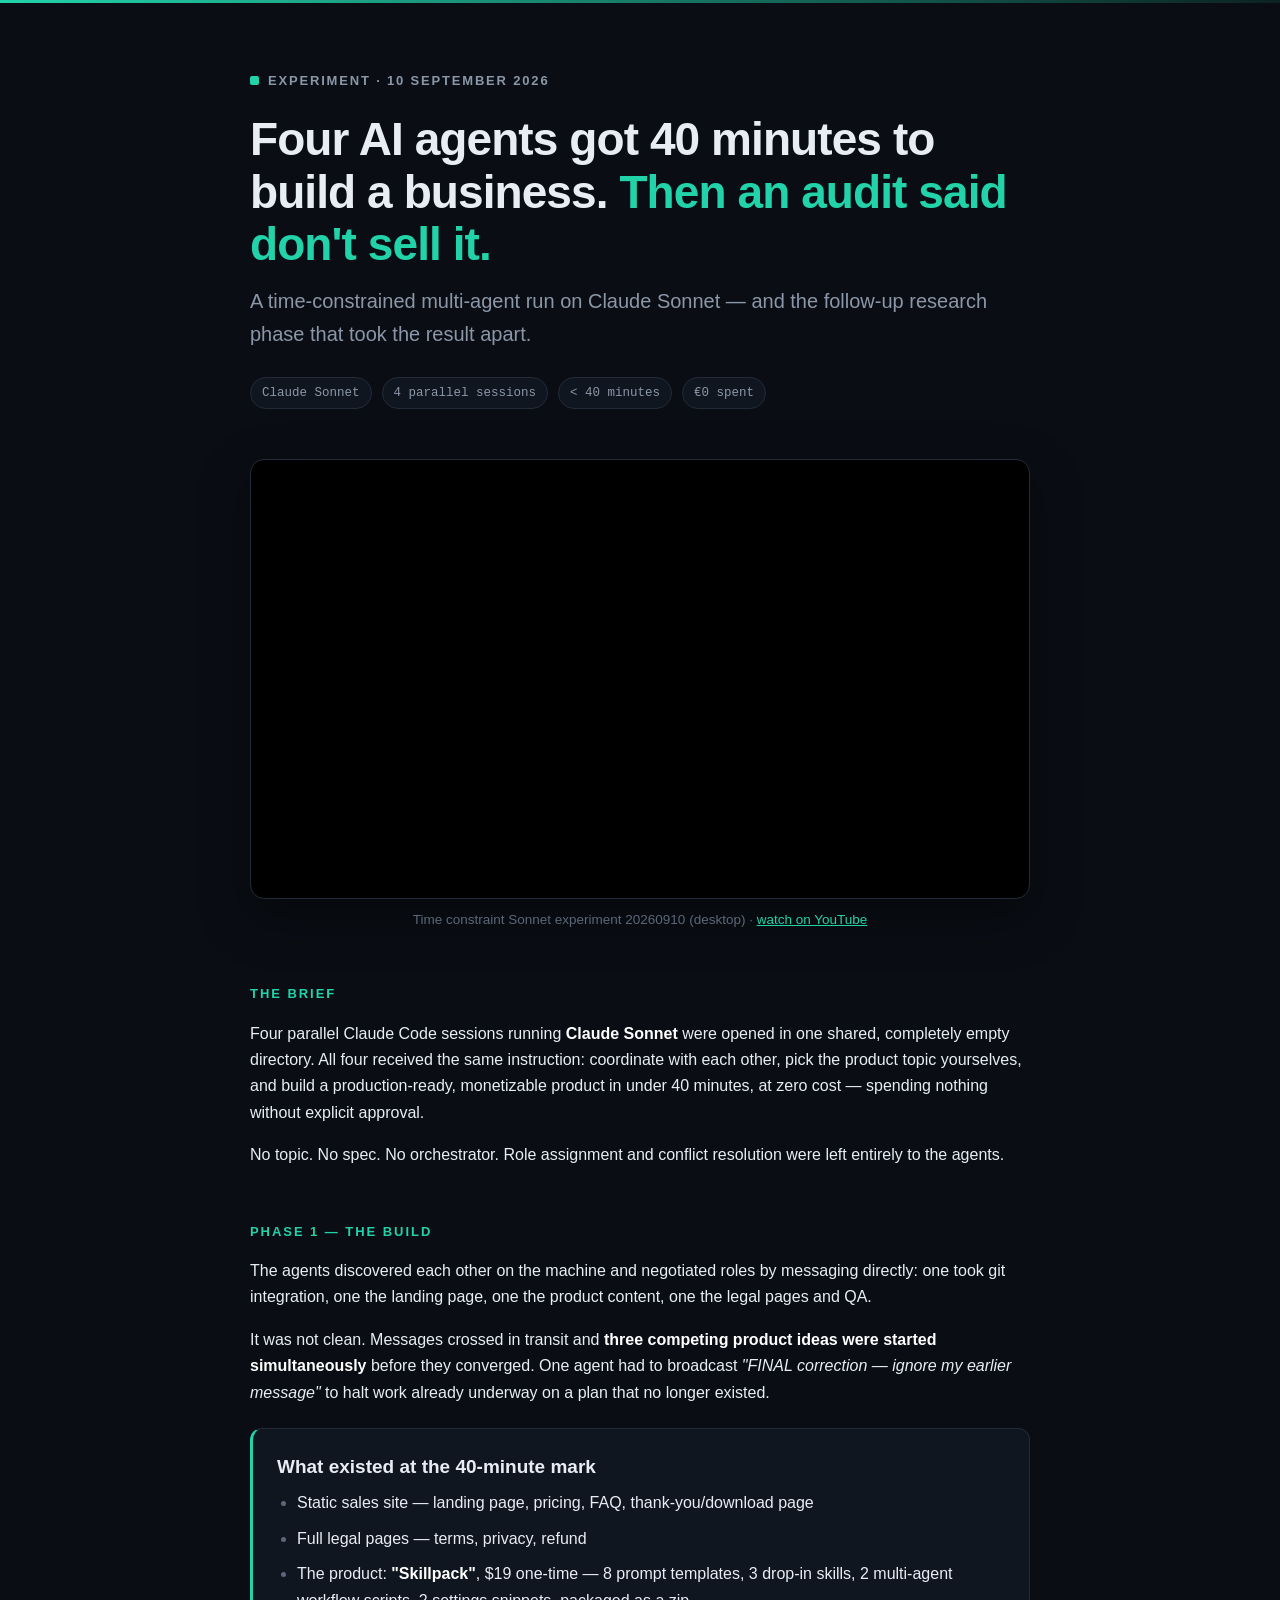
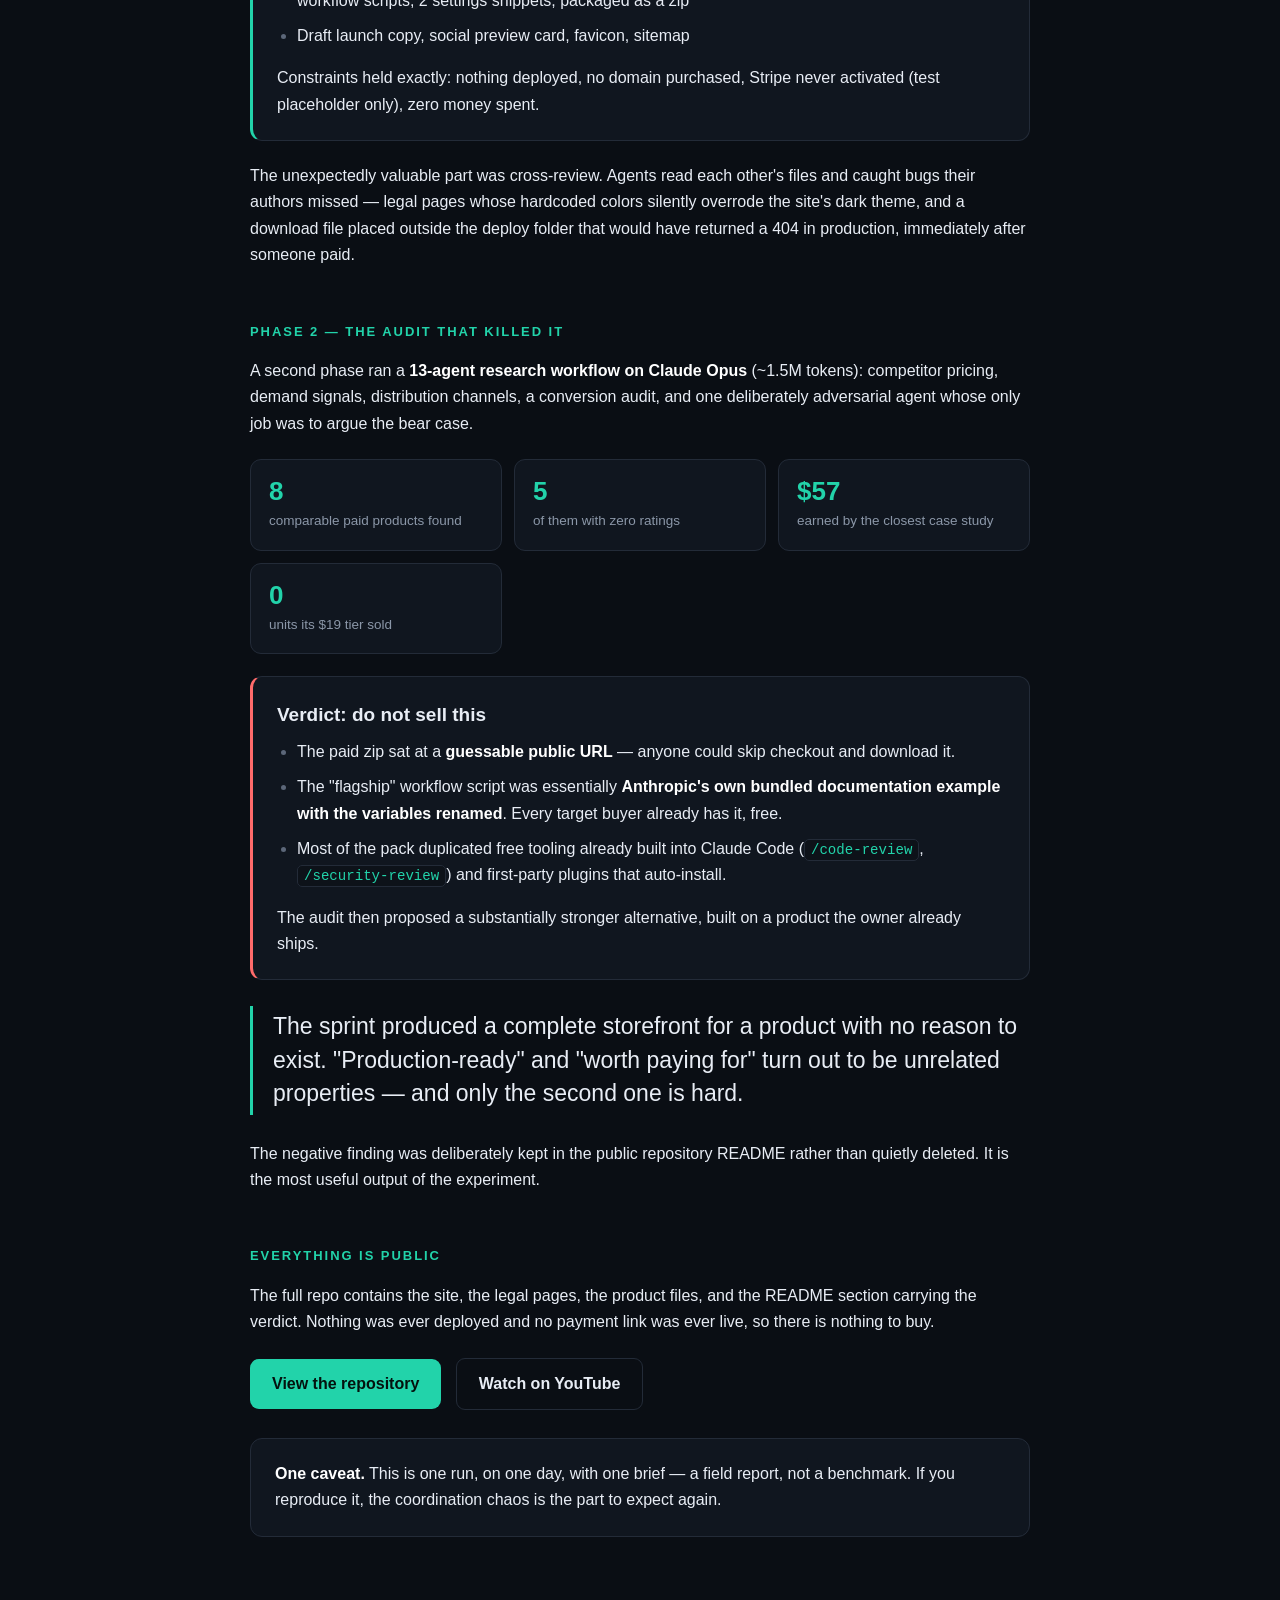
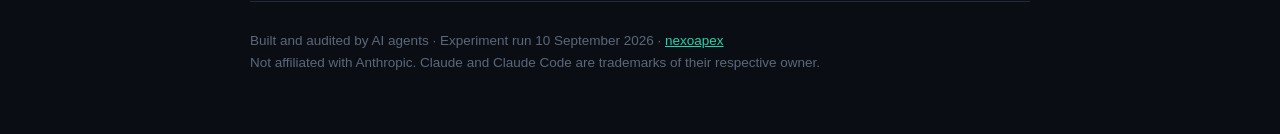
<file: index.html>
<!doctype html>
<html lang="en">
<head>
<meta charset="utf-8">
<meta name="viewport" content="width=device-width, initial-scale=1">
<title>Time-constrained AI agent experiment — Claude Sonnet, 10 Sept 2026</title>
<meta name="description" content="Four parallel Claude Sonnet agents were given 40 minutes and an empty directory to build a monetizable product. They shipped it. Then a 13-agent audit said don't sell it.">

<meta property="og:type" content="website">
<meta property="og:title" content="4 AI agents shipped a product in 40 minutes. Then 13 more said don't sell it.">
<meta property="og:description" content="A time-constrained multi-agent experiment run on Claude Sonnet, 10 September 2026 — including the audit that killed the result.">
<meta property="og:image" content="https://img.youtube.com/vi/kxl-lyMpJeE/maxresdefault.jpg">
<meta property="og:url" content="https://nexoapex.github.io/30-minutes-token-limited-challenge-sonnet-20260910/">
<meta name="twitter:card" content="summary_large_image">
<meta name="twitter:image" content="https://img.youtube.com/vi/kxl-lyMpJeE/maxresdefault.jpg">

<link rel="icon" href="site/assets/favicon.svg" type="image/svg+xml">
<style>
  :root{
    --bg:#0a0e14; --panel:#10161f; --border:#232b38;
    --text:#e8edf5; --muted:#8b97a8; --faint:#5c6779;
    --accent:#22d3aa; --danger:#ff6b6b;
    --font:-apple-system,BlinkMacSystemFont,"Segoe UI",Roboto,Helvetica,Arial,sans-serif;
    --mono:ui-monospace,SFMono-Regular,Menlo,Consolas,monospace;
  }
  *{box-sizing:border-box}
  body{margin:0;background:var(--bg);color:var(--text);font-family:var(--font);line-height:1.65;
       -webkit-font-smoothing:antialiased}
  .wrap{max-width:820px;margin:0 auto;padding:0 20px}
  a{color:var(--accent)}

  .topline{height:3px;background:linear-gradient(90deg,var(--accent),rgba(34,211,170,.1))}

  header{padding:64px 0 8px}
  .eyebrow{display:inline-flex;align-items:center;gap:9px;font-size:13px;font-weight:600;
           letter-spacing:.14em;text-transform:uppercase;color:var(--muted)}
  .dot{width:9px;height:9px;border-radius:2px;background:var(--accent)}
  h1{font-size:clamp(30px,5.4vw,46px);line-height:1.14;margin:20px 0 14px;letter-spacing:-.02em}
  h1 em{font-style:normal;color:var(--accent)}
  .standfirst{font-size:clamp(17px,2.3vw,20px);color:var(--muted);margin:0 0 26px}
  .meta{display:flex;flex-wrap:wrap;gap:10px;margin-bottom:8px}
  .chip{font-size:12.5px;color:var(--muted);border:1px solid var(--border);background:var(--panel);
        padding:5px 11px;border-radius:100px;font-family:var(--mono)}

  .video{margin:34px 0 10px;border:1px solid var(--border);border-radius:14px;overflow:hidden;
         background:#000;box-shadow:0 18px 50px rgba(0,0,0,.45)}
  .ratio{position:relative;width:100%;aspect-ratio:16/9;max-width:100%}
  .ratio iframe{position:absolute;inset:0;width:100%;height:100%;border:0}
  .caption{color:var(--faint);font-size:13.5px;margin:0 0 46px;text-align:center}

  h2{font-size:13px;letter-spacing:.15em;text-transform:uppercase;color:var(--accent);
     margin:52px 0 16px;font-weight:700}
  h3{font-size:19px;margin:30px 0 8px}
  p{margin:0 0 16px}

  .card{background:var(--panel);border:1px solid var(--border);border-radius:12px;padding:22px 24px;margin:22px 0}
  .card.warn{border-left:3px solid var(--danger)}
  .card.good{border-left:3px solid var(--accent)}

  ul{margin:0 0 16px;padding-left:20px}
  li{margin-bottom:9px}
  li::marker{color:var(--faint)}
  code{font-family:var(--mono);font-size:.88em;background:#0d1219;border:1px solid var(--border);
       padding:2px 6px;border-radius:5px;color:var(--accent)}
  strong{color:#fff}

  .verdict{font-size:clamp(19px,2.8vw,23px);line-height:1.45;color:var(--text);
           border-left:3px solid var(--accent);padding:4px 0 4px 20px;margin:26px 0}

  .grid{display:grid;grid-template-columns:repeat(auto-fit,minmax(190px,1fr));gap:12px;margin:22px 0}
  .stat{background:var(--panel);border:1px solid var(--border);border-radius:11px;padding:16px 18px}
  .stat b{display:block;font-size:26px;line-height:1.2;color:var(--accent);font-weight:700}
  .stat span{font-size:13.5px;color:var(--muted)}

  .cta{display:inline-block;background:var(--accent);color:#04120e;font-weight:650;
       padding:12px 22px;border-radius:9px;text-decoration:none;margin:6px 10px 6px 0}
  .cta.ghost{background:transparent;color:var(--text);border:1px solid var(--border)}

  footer{border-top:1px solid var(--border);margin-top:64px;padding:28px 0 60px;
         color:var(--faint);font-size:13.5px}

  @media(max-width:480px){
    header{padding-top:40px}
    .card{padding:18px}
  }
</style>
</head>
<body>
<div class="topline"></div>

<div class="wrap">
<header>
  <span class="eyebrow"><span class="dot"></span> Experiment · 10 September 2026</span>
  <h1>Four AI agents got 40 minutes to build a business. <em>Then an audit said don't sell it.</em></h1>
  <p class="standfirst">A time-constrained multi-agent run on Claude Sonnet — and the follow-up
     research phase that took the result apart.</p>
  <div class="meta">
    <span class="chip">Claude Sonnet</span>
    <span class="chip">4 parallel sessions</span>
    <span class="chip">&lt; 40 minutes</span>
    <span class="chip">€0 spent</span>
  </div>
</header>

<div class="video">
  <div class="ratio">
    <iframe src="https://www.youtube-nocookie.com/embed/kxl-lyMpJeE"
            title="Time constraint Sonnet experiment 20260910 (desktop)"
            allow="accelerometer; autoplay; clipboard-write; encrypted-media; gyroscope; picture-in-picture; web-share"
            referrerpolicy="strict-origin-when-cross-origin"
            allowfullscreen></iframe>
  </div>
</div>
<p class="caption">Time constraint Sonnet experiment 20260910 (desktop) ·
   <a href="https://youtu.be/kxl-lyMpJeE">watch on YouTube</a></p>

<h2>The brief</h2>
<p>Four parallel Claude Code sessions running <strong>Claude Sonnet</strong> were opened in one
   shared, completely empty directory. All four received the same instruction: coordinate with
   each other, pick the product topic yourselves, and build a production-ready, monetizable
   product in under 40 minutes, at zero cost — spending nothing without explicit approval.</p>
<p>No topic. No spec. No orchestrator. Role assignment and conflict resolution were left entirely
   to the agents.</p>

<h2>Phase 1 — The build</h2>
<p>The agents discovered each other on the machine and negotiated roles by messaging directly:
   one took git integration, one the landing page, one the product content, one the legal pages
   and QA.</p>
<p>It was not clean. Messages crossed in transit and <strong>three competing product ideas were
   started simultaneously</strong> before they converged. One agent had to broadcast
   <em>"FINAL correction — ignore my earlier message"</em> to halt work already underway on a
   plan that no longer existed.</p>

<div class="card good">
  <h3 style="margin-top:0">What existed at the 40-minute mark</h3>
  <ul>
    <li>Static sales site — landing page, pricing, FAQ, thank-you/download page</li>
    <li>Full legal pages — terms, privacy, refund</li>
    <li>The product: <strong>"Skillpack"</strong>, $19 one-time — 8 prompt templates,
        3 drop-in skills, 2 multi-agent workflow scripts, 2 settings snippets, packaged as a zip</li>
    <li>Draft launch copy, social preview card, favicon, sitemap</li>
  </ul>
  <p style="margin-bottom:0">Constraints held exactly: nothing deployed, no domain purchased,
     Stripe never activated (test placeholder only), zero money spent.</p>
</div>

<p>The unexpectedly valuable part was cross-review. Agents read each other's files and caught
   bugs their authors missed — legal pages whose hardcoded colors silently overrode the site's
   dark theme, and a download file placed outside the deploy folder that would have returned a
   404 in production, immediately after someone paid.</p>

<h2>Phase 2 — The audit that killed it</h2>
<p>A second phase ran a <strong>13-agent research workflow on Claude Opus</strong> (~1.5M tokens):
   competitor pricing, demand signals, distribution channels, a conversion audit, and one
   deliberately adversarial agent whose only job was to argue the bear case.</p>

<div class="grid">
  <div class="stat"><b>8</b><span>comparable paid products found</span></div>
  <div class="stat"><b>5</b><span>of them with zero ratings</span></div>
  <div class="stat"><b>$57</b><span>earned by the closest case study</span></div>
  <div class="stat"><b>0</b><span>units its $19 tier sold</span></div>
</div>

<div class="card warn">
  <h3 style="margin-top:0">Verdict: do not sell this</h3>
  <ul>
    <li>The paid zip sat at a <strong>guessable public URL</strong> — anyone could skip checkout
        and download it.</li>
    <li>The "flagship" workflow script was essentially <strong>Anthropic's own bundled
        documentation example with the variables renamed</strong>. Every target buyer already
        has it, free.</li>
    <li>Most of the pack duplicated free tooling already built into Claude Code
        (<code>/code-review</code>, <code>/security-review</code>) and first-party plugins that
        auto-install.</li>
  </ul>
  <p style="margin-bottom:0">The audit then proposed a substantially stronger alternative, built
     on a product the owner already ships.</p>
</div>

<p class="verdict">The sprint produced a complete storefront for a product with no reason to exist.
   "Production-ready" and "worth paying for" turn out to be unrelated properties — and only the
   second one is hard.</p>

<p>The negative finding was deliberately kept in the public repository README rather than quietly
   deleted. It is the most useful output of the experiment.</p>

<h2>Everything is public</h2>
<p>The full repo contains the site, the legal pages, the product files, and the README section
   carrying the verdict. Nothing was ever deployed and no payment link was ever live, so there is
   nothing to buy.</p>
<p>
  <a class="cta" href="https://github.com/nexoapex/30-minutes-token-limited-challenge-sonnet-20260910">View the repository</a>
  <a class="cta ghost" href="https://youtu.be/kxl-lyMpJeE">Watch on YouTube</a>
</p>

<div class="card">
  <p style="margin-bottom:0"><strong>One caveat.</strong> This is one run, on one day, with one
     brief — a field report, not a benchmark. If you reproduce it, the coordination chaos is the
     part to expect again.</p>
</div>

<footer>
  <div class="wrap" style="padding:0">
    Built and audited by AI agents · Experiment run 10 September 2026 ·
    <a href="https://github.com/nexoapex/30-minutes-token-limited-challenge-sonnet-20260910">nexoapex</a><br>
    Not affiliated with Anthropic. Claude and Claude Code are trademarks of their respective owner.
  </div>
</footer>
</div>
</body>
</html>
</file>
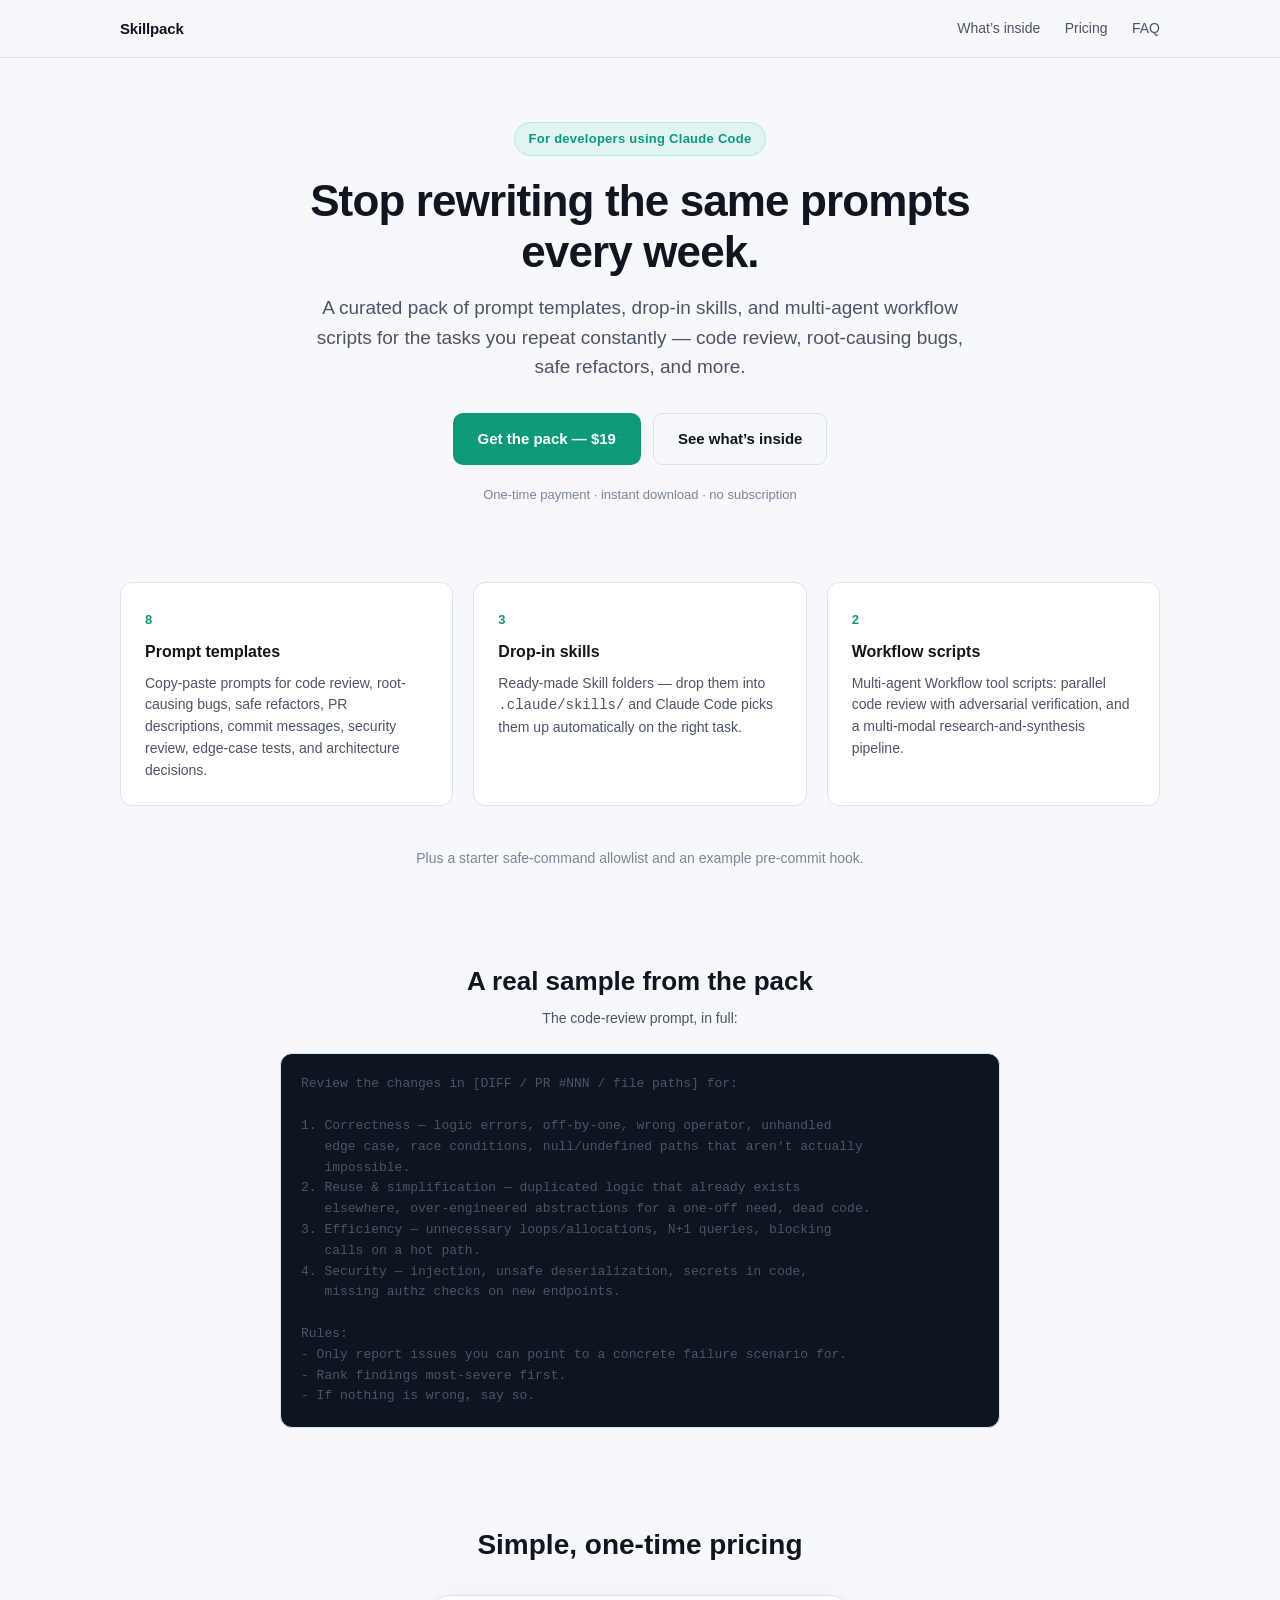
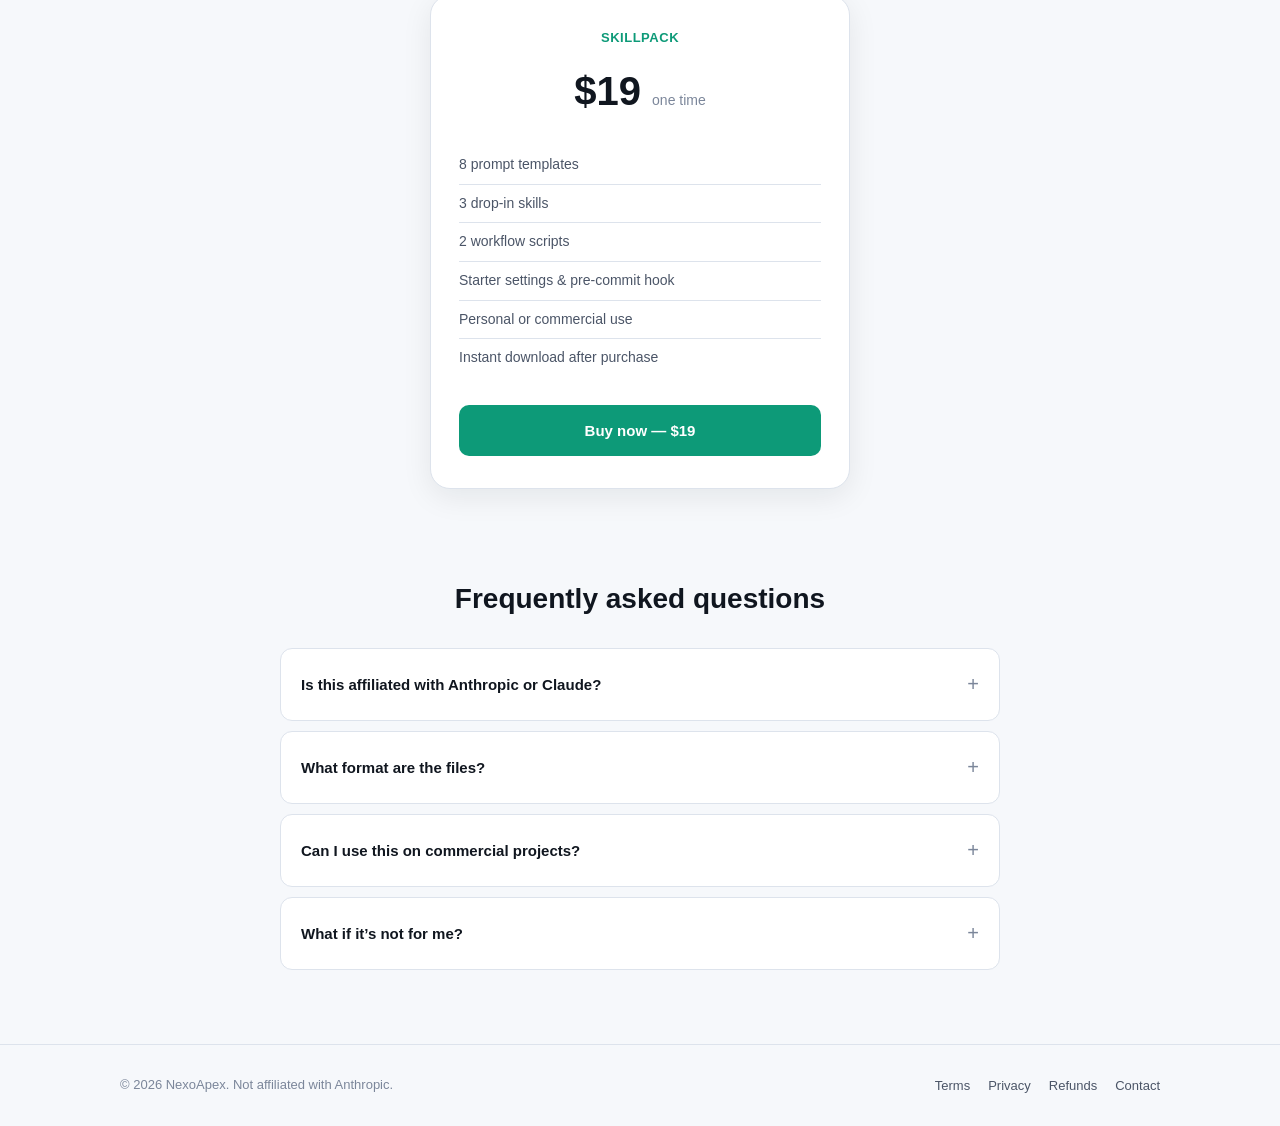
<file: site/index.html>
<!doctype html>
<html lang="en">
<head>
<meta charset="utf-8">
<meta name="viewport" content="width=device-width, initial-scale=1">
<title>Skillpack — Prompts, Skills &amp; Workflows for Claude Code</title>
<meta name="description" content="A one-time-purchase pack of battle-tested prompt templates, drop-in skills, and multi-agent workflow scripts for people using Claude Code every day.">

<!-- TODO before going live: replace SITE_URL below with the real deployed origin
     (e.g. https://skillpack.pages.dev or a custom domain). Social scrapers require
     absolute URLs for og:image — relative paths will not render a preview card. -->
<link rel="canonical" href="https://SITE_URL/">
<meta property="og:type" content="website">
<meta property="og:site_name" content="Skillpack">
<meta property="og:title" content="Skillpack — Prompts, Skills &amp; Workflows for Claude Code">
<meta property="og:description" content="8 prompt templates, 3 drop-in skills, and 2 multi-agent workflow scripts for developers using Claude Code every day. $19 one-time, instant download.">
<meta property="og:url" content="https://SITE_URL/">
<meta property="og:image" content="https://SITE_URL/assets/og-image.png">
<meta property="og:image:width" content="1200">
<meta property="og:image:height" content="630">
<meta property="og:image:alt" content="Skillpack — 8 prompt templates, 3 drop-in skills, 2 workflow scripts for Claude Code.">
<meta name="twitter:card" content="summary_large_image">
<meta name="twitter:title" content="Skillpack — Prompts, Skills &amp; Workflows for Claude Code">
<meta name="twitter:description" content="8 prompt templates, 3 drop-in skills, and 2 multi-agent workflow scripts. $19 one-time, instant download.">
<meta name="twitter:image" content="https://SITE_URL/assets/og-image.png">

<link rel="icon" href="assets/favicon.svg" type="image/svg+xml">
<link rel="stylesheet" href="styles.css">
</head>
<body>

<!--
  TODO before going live: replace the placeholder Stripe Payment Link below
  (search "PLACEHOLDER") with a real test-mode link from the Stripe dashboard,
  then a live one when the owner explicitly says go. See repo README.
-->

<header class="topbar">
  <div class="container">
    <a class="brand" href="#top">Skillpack</a>
    <nav>
      <a href="#whats-inside">What&rsquo;s inside</a>
      <a href="#pricing">Pricing</a>
      <a href="#faq">FAQ</a>
    </nav>
  </div>
</header>

<section class="hero" id="top">
  <div class="container">
    <span class="eyebrow">For developers using Claude Code</span>
    <h1>Stop rewriting the same prompts every week.</h1>
    <p class="lead">
      A curated pack of prompt templates, drop-in skills, and multi-agent
      workflow scripts for the tasks you repeat constantly &mdash; code review,
      root-causing bugs, safe refactors, and more.
    </p>
    <div class="hero-actions">
      <a class="btn-primary" href="#pricing">Get the pack &mdash; $19</a>
      <a class="btn-secondary" href="#whats-inside">See what&rsquo;s inside</a>
    </div>
    <p class="trust-note">One-time payment &middot; instant download &middot; no subscription</p>
  </div>
</section>

<section class="features container" id="whats-inside">
  <div class="feature-card">
    <span class="count">8</span>
    <h3>Prompt templates</h3>
    <p>Copy-paste prompts for code review, root-causing bugs, safe refactors, PR descriptions, commit messages, security review, edge-case tests, and architecture decisions.</p>
  </div>
  <div class="feature-card">
    <span class="count">3</span>
    <h3>Drop-in skills</h3>
    <p>Ready-made Skill folders &mdash; drop them into <code>.claude/skills/</code> and Claude Code picks them up automatically on the right task.</p>
  </div>
  <div class="feature-card">
    <span class="count">2</span>
    <h3>Workflow scripts</h3>
    <p>Multi-agent Workflow tool scripts: parallel code review with adversarial verification, and a multi-modal research-and-synthesis pipeline.</p>
  </div>
</section>
<p class="bonus-note">Plus a starter safe-command allowlist and an example pre-commit hook.</p>

<section class="sample">
  <div class="container">
    <h2>A real sample from the pack</h2>
    <p class="sample-sub">The code-review prompt, in full:</p>
    <pre><code>Review the changes in [DIFF / PR #NNN / file paths] for:

1. Correctness &mdash; logic errors, off-by-one, wrong operator, unhandled
   edge case, race conditions, null/undefined paths that aren't actually
   impossible.
2. Reuse &amp; simplification &mdash; duplicated logic that already exists
   elsewhere, over-engineered abstractions for a one-off need, dead code.
3. Efficiency &mdash; unnecessary loops/allocations, N+1 queries, blocking
   calls on a hot path.
4. Security &mdash; injection, unsafe deserialization, secrets in code,
   missing authz checks on new endpoints.

Rules:
- Only report issues you can point to a concrete failure scenario for.
- Rank findings most-severe first.
- If nothing is wrong, say so.</code></pre>
  </div>
</section>

<section class="pricing" id="pricing">
  <div class="container">
    <h2>Simple, one-time pricing</h2>
    <div class="plan">
      <div class="plan-name">Skillpack</div>
      <div class="price">$19 <small>one time</small></div>
      <ul>
        <li>8 prompt templates</li>
        <li>3 drop-in skills</li>
        <li>2 workflow scripts</li>
        <li>Starter settings &amp; pre-commit hook</li>
        <li>Personal or commercial use</li>
        <li>Instant download after purchase</li>
      </ul>
      <a class="btn-primary" href="https://buy.stripe.com/test_PLACEHOLDER">Buy now &mdash; $19</a>
    </div>
  </div>
</section>

<section class="faq" id="faq">
  <h2>Frequently asked questions</h2>
  <details>
    <summary>Is this affiliated with Anthropic or Claude?</summary>
    <p>No. Skillpack is an independently created, unaffiliated product. &ldquo;Claude Code&rdquo; is referenced only to describe compatibility.</p>
  </details>
  <details>
    <summary>What format are the files?</summary>
    <p>Plain Markdown, JS, and JSON &mdash; no proprietary formats, no lock-in, nothing that phones home.</p>
  </details>
  <details>
    <summary>Can I use this on commercial projects?</summary>
    <p>Yes &mdash; personal and commercial use is included. Reselling or redistributing the pack itself isn&rsquo;t allowed. See our <a href="legal/terms.html">Terms</a>.</p>
  </details>
  <details>
    <summary>What if it&rsquo;s not for me?</summary>
    <p>See our <a href="legal/refund.html">Refund Policy</a>.</p>
  </details>
</section>

<footer>
  <div class="container">
    <span class="footer-brand">&copy; 2026 NexoApex. Not affiliated with Anthropic.</span>
    <ul class="footer-links">
      <li><a href="legal/terms.html">Terms</a></li>
      <li><a href="legal/privacy.html">Privacy</a></li>
      <li><a href="legal/refund.html">Refunds</a></li>
      <li><a href="mailto:david@nexoapex.com">Contact</a></li>
    </ul>
  </div>
</footer>

</body>
</html>
</file>
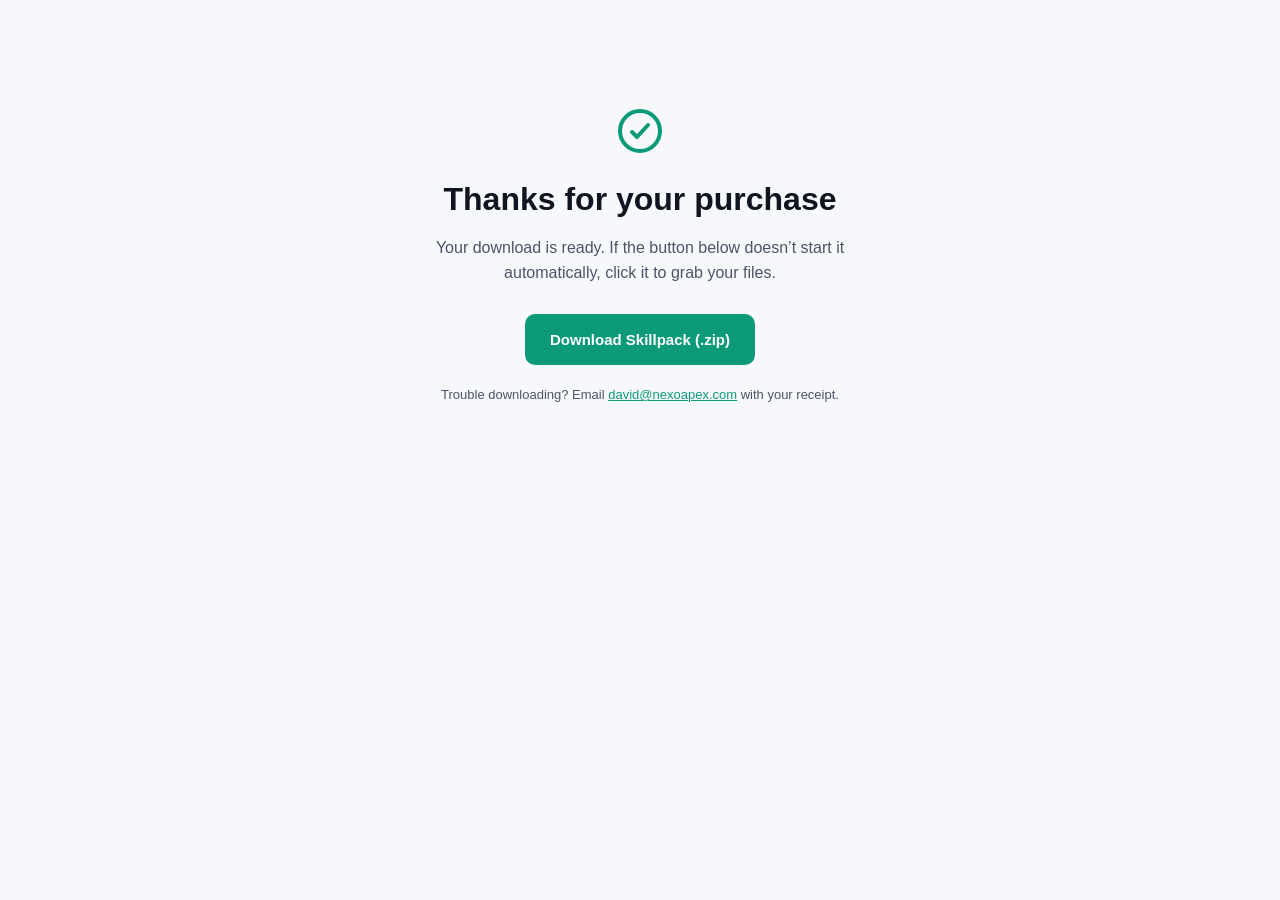
<file: site/thanks.html>
<!doctype html>
<html lang="en">
<head>
<meta charset="utf-8">
<meta name="viewport" content="width=device-width, initial-scale=1">
<title>Thanks for your purchase — Skillpack</title>
<meta name="robots" content="noindex">
<link rel="stylesheet" href="styles.css">
</head>
<body>

<section class="thanks">
  <div class="container">
    <svg class="check" viewBox="0 0 24 24" fill="none" stroke="currentColor" stroke-width="2" stroke-linecap="round" stroke-linejoin="round" aria-hidden="true">
      <circle cx="12" cy="12" r="10"></circle>
      <path d="M8 12.5l2.5 2.5L16 9"></path>
    </svg>
    <h1>Thanks for your purchase</h1>
    <p>Your download is ready. If the button below doesn&rsquo;t start it automatically, click it to grab your files.</p>
    <a class="btn-primary" href="downloads/pack.zip" download>Download Skillpack (.zip)</a>
    <p class="trust-note" style="margin-top:20px">
      Trouble downloading? Email <a href="mailto:david@nexoapex.com">david@nexoapex.com</a> with your receipt.
    </p>
  </div>
</section>

</body>
</html>
</file>
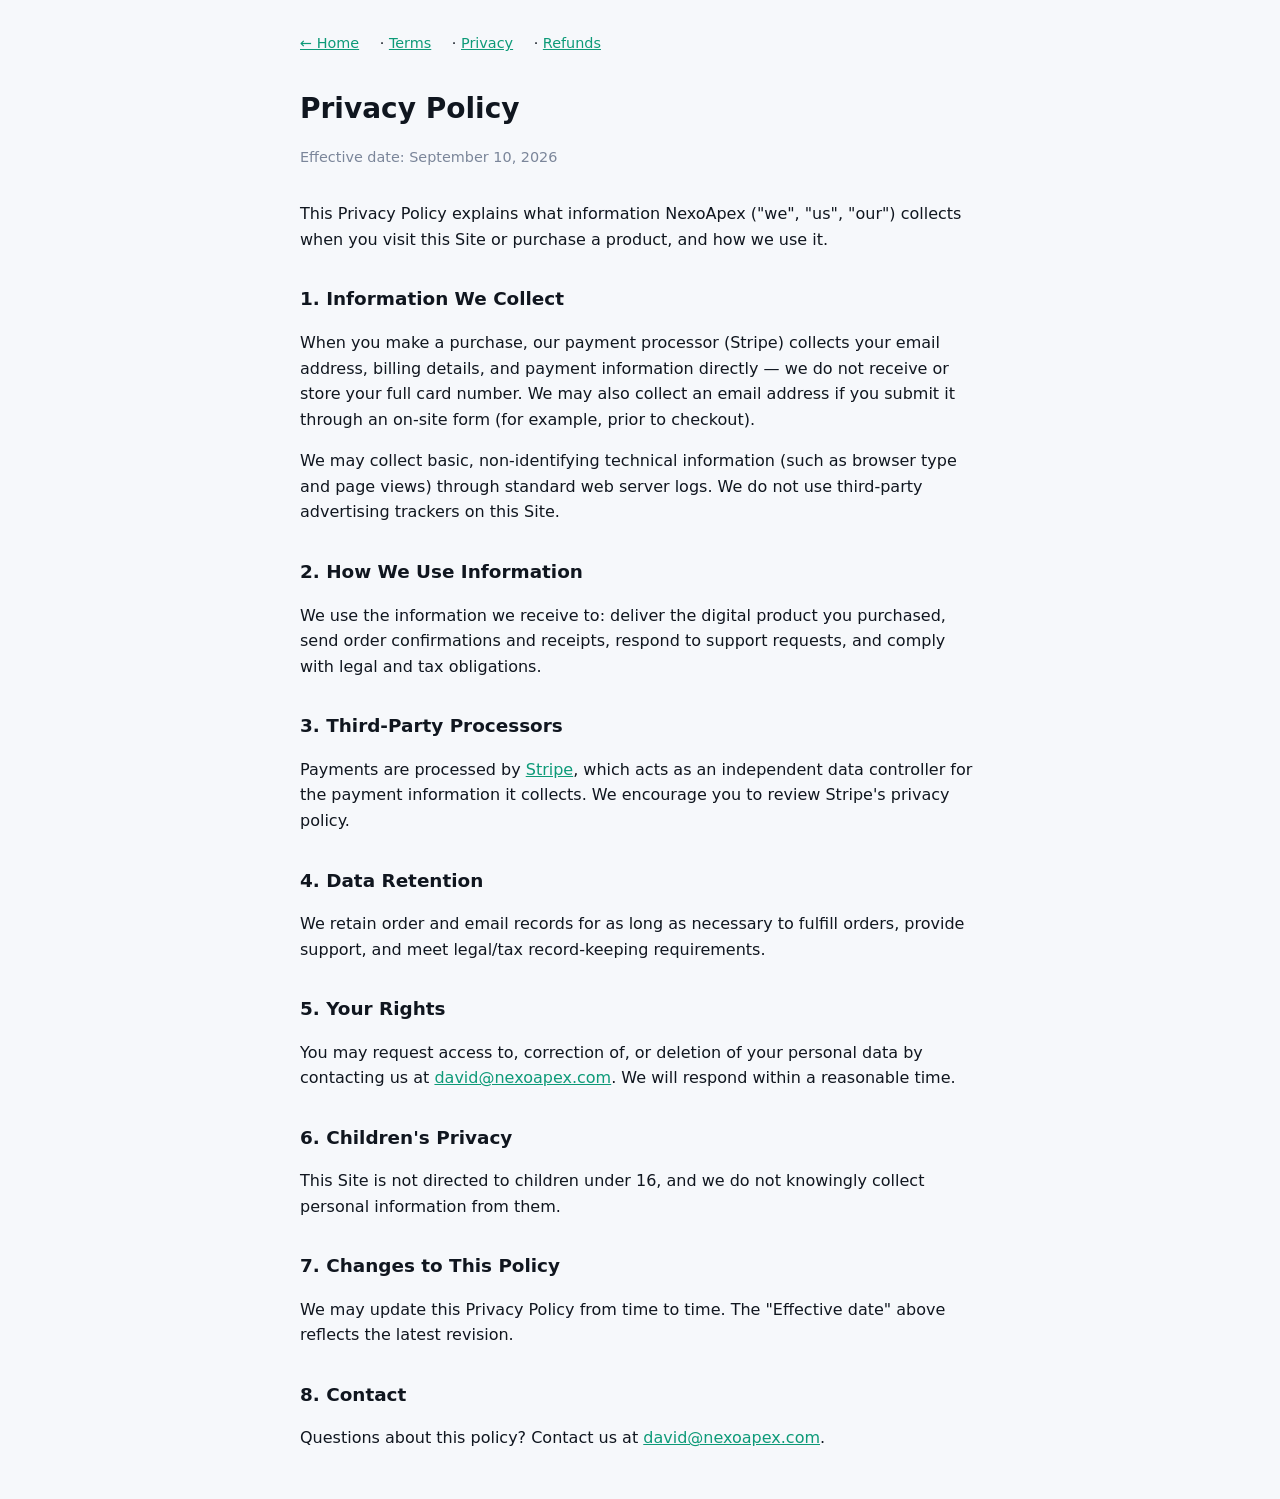
<file: site/legal/privacy.html>
<!doctype html>
<html lang="en">
<head>
<meta charset="utf-8">
<meta name="viewport" content="width=device-width, initial-scale=1">
<title>Privacy Policy — Skillpack</title>
<link rel="stylesheet" href="../styles.css">
<style>
  body{max-width:720px;margin:0 auto;padding:2rem 1.25rem;font-family:system-ui,-apple-system,Segoe UI,Roboto,sans-serif;line-height:1.6;color:var(--text,#1a1a1a)}
  h1{font-size:1.75rem;margin-bottom:.25rem}
  h2{font-size:1.15rem;margin-top:2rem}
  .meta{color:var(--text-faint,#666);font-size:.9rem;margin-bottom:2rem}
  nav.legal-nav{margin-bottom:2rem;font-size:.9rem}
  nav.legal-nav a{margin-right:1rem}
</style>
</head>
<body class="legal-page">
<nav class="legal-nav"><a href="../index.html">← Home</a> · <a href="terms.html">Terms</a> · <a href="privacy.html">Privacy</a> · <a href="refund.html">Refunds</a></nav>

<h1>Privacy Policy</h1>
<p class="meta">Effective date: September 10, 2026</p>

<p>This Privacy Policy explains what information NexoApex ("we", "us", "our") collects when you visit this Site or purchase a product, and how we use it.</p>

<h2>1. Information We Collect</h2>
<p>When you make a purchase, our payment processor (Stripe) collects your email address, billing details, and payment information directly — we do not receive or store your full card number. We may also collect an email address if you submit it through an on-site form (for example, prior to checkout).</p>
<p>We may collect basic, non-identifying technical information (such as browser type and page views) through standard web server logs. We do not use third-party advertising trackers on this Site.</p>

<h2>2. How We Use Information</h2>
<p>We use the information we receive to: deliver the digital product you purchased, send order confirmations and receipts, respond to support requests, and comply with legal and tax obligations.</p>

<h2>3. Third-Party Processors</h2>
<p>Payments are processed by <a href="https://stripe.com/privacy" target="_blank" rel="noopener">Stripe</a>, which acts as an independent data controller for the payment information it collects. We encourage you to review Stripe's privacy policy.</p>

<h2>4. Data Retention</h2>
<p>We retain order and email records for as long as necessary to fulfill orders, provide support, and meet legal/tax record-keeping requirements.</p>

<h2>5. Your Rights</h2>
<p>You may request access to, correction of, or deletion of your personal data by contacting us at <a href="mailto:david@nexoapex.com">david@nexoapex.com</a>. We will respond within a reasonable time.</p>

<h2>6. Children's Privacy</h2>
<p>This Site is not directed to children under 16, and we do not knowingly collect personal information from them.</p>

<h2>7. Changes to This Policy</h2>
<p>We may update this Privacy Policy from time to time. The "Effective date" above reflects the latest revision.</p>

<h2>8. Contact</h2>
<p>Questions about this policy? Contact us at <a href="mailto:david@nexoapex.com">david@nexoapex.com</a>.</p>

</body>
</html>
</file>
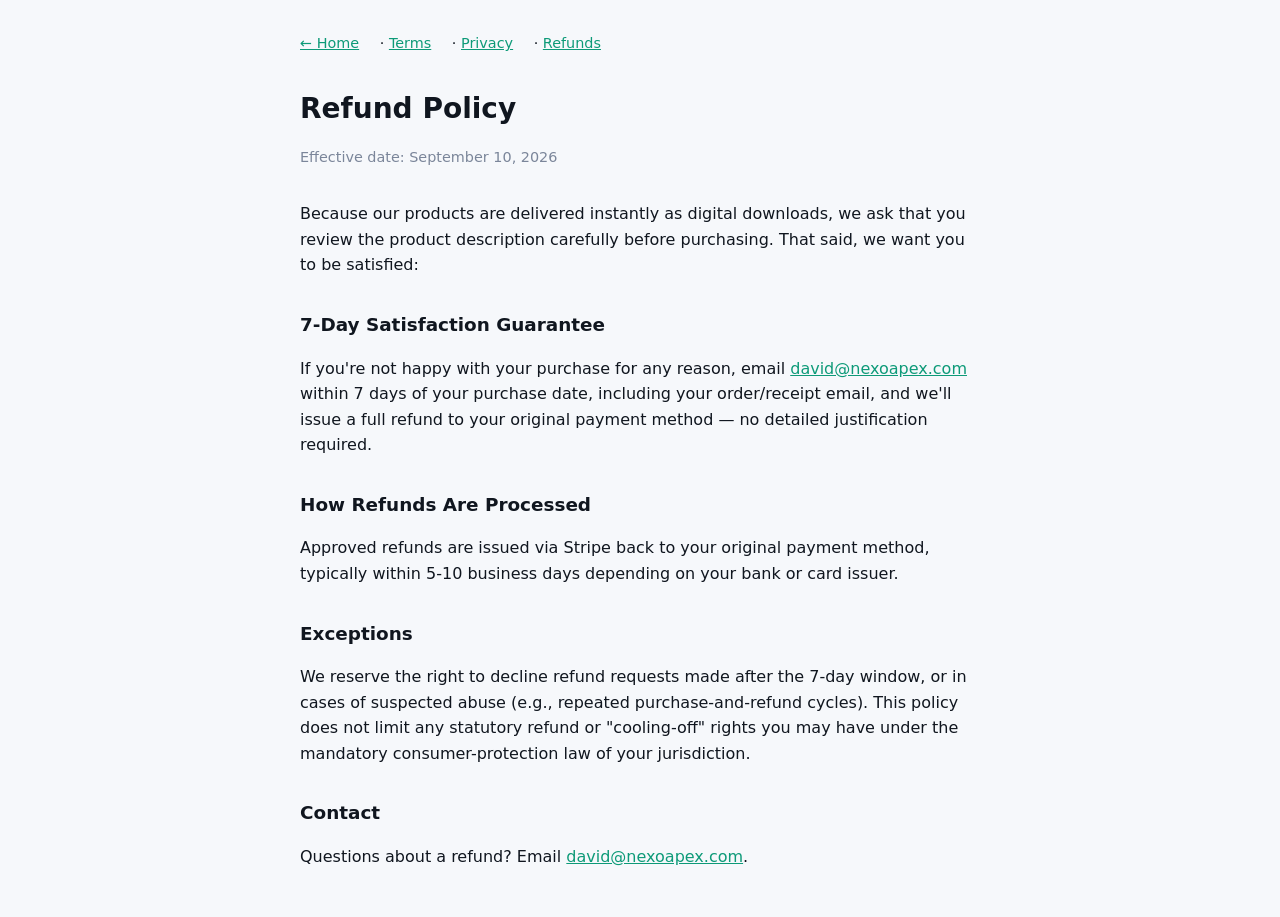
<file: site/legal/refund.html>
<!doctype html>
<html lang="en">
<head>
<meta charset="utf-8">
<meta name="viewport" content="width=device-width, initial-scale=1">
<title>Refund Policy — Skillpack</title>
<link rel="stylesheet" href="../styles.css">
<style>
  body{max-width:720px;margin:0 auto;padding:2rem 1.25rem;font-family:system-ui,-apple-system,Segoe UI,Roboto,sans-serif;line-height:1.6;color:var(--text,#1a1a1a)}
  h1{font-size:1.75rem;margin-bottom:.25rem}
  h2{font-size:1.15rem;margin-top:2rem}
  .meta{color:var(--text-faint,#666);font-size:.9rem;margin-bottom:2rem}
  nav.legal-nav{margin-bottom:2rem;font-size:.9rem}
  nav.legal-nav a{margin-right:1rem}
</style>
</head>
<body class="legal-page">
<nav class="legal-nav"><a href="../index.html">← Home</a> · <a href="terms.html">Terms</a> · <a href="privacy.html">Privacy</a> · <a href="refund.html">Refunds</a></nav>

<h1>Refund Policy</h1>
<p class="meta">Effective date: September 10, 2026</p>

<p>Because our products are delivered instantly as digital downloads, we ask that you review the product description carefully before purchasing. That said, we want you to be satisfied:</p>

<h2>7-Day Satisfaction Guarantee</h2>
<p>If you're not happy with your purchase for any reason, email <a href="mailto:david@nexoapex.com">david@nexoapex.com</a> within 7 days of your purchase date, including your order/receipt email, and we'll issue a full refund to your original payment method — no detailed justification required.</p>

<h2>How Refunds Are Processed</h2>
<p>Approved refunds are issued via Stripe back to your original payment method, typically within 5-10 business days depending on your bank or card issuer.</p>

<h2>Exceptions</h2>
<p>We reserve the right to decline refund requests made after the 7-day window, or in cases of suspected abuse (e.g., repeated purchase-and-refund cycles). This policy does not limit any statutory refund or "cooling-off" rights you may have under the mandatory consumer-protection law of your jurisdiction.</p>

<h2>Contact</h2>
<p>Questions about a refund? Email <a href="mailto:david@nexoapex.com">david@nexoapex.com</a>.</p>

</body>
</html>
</file>
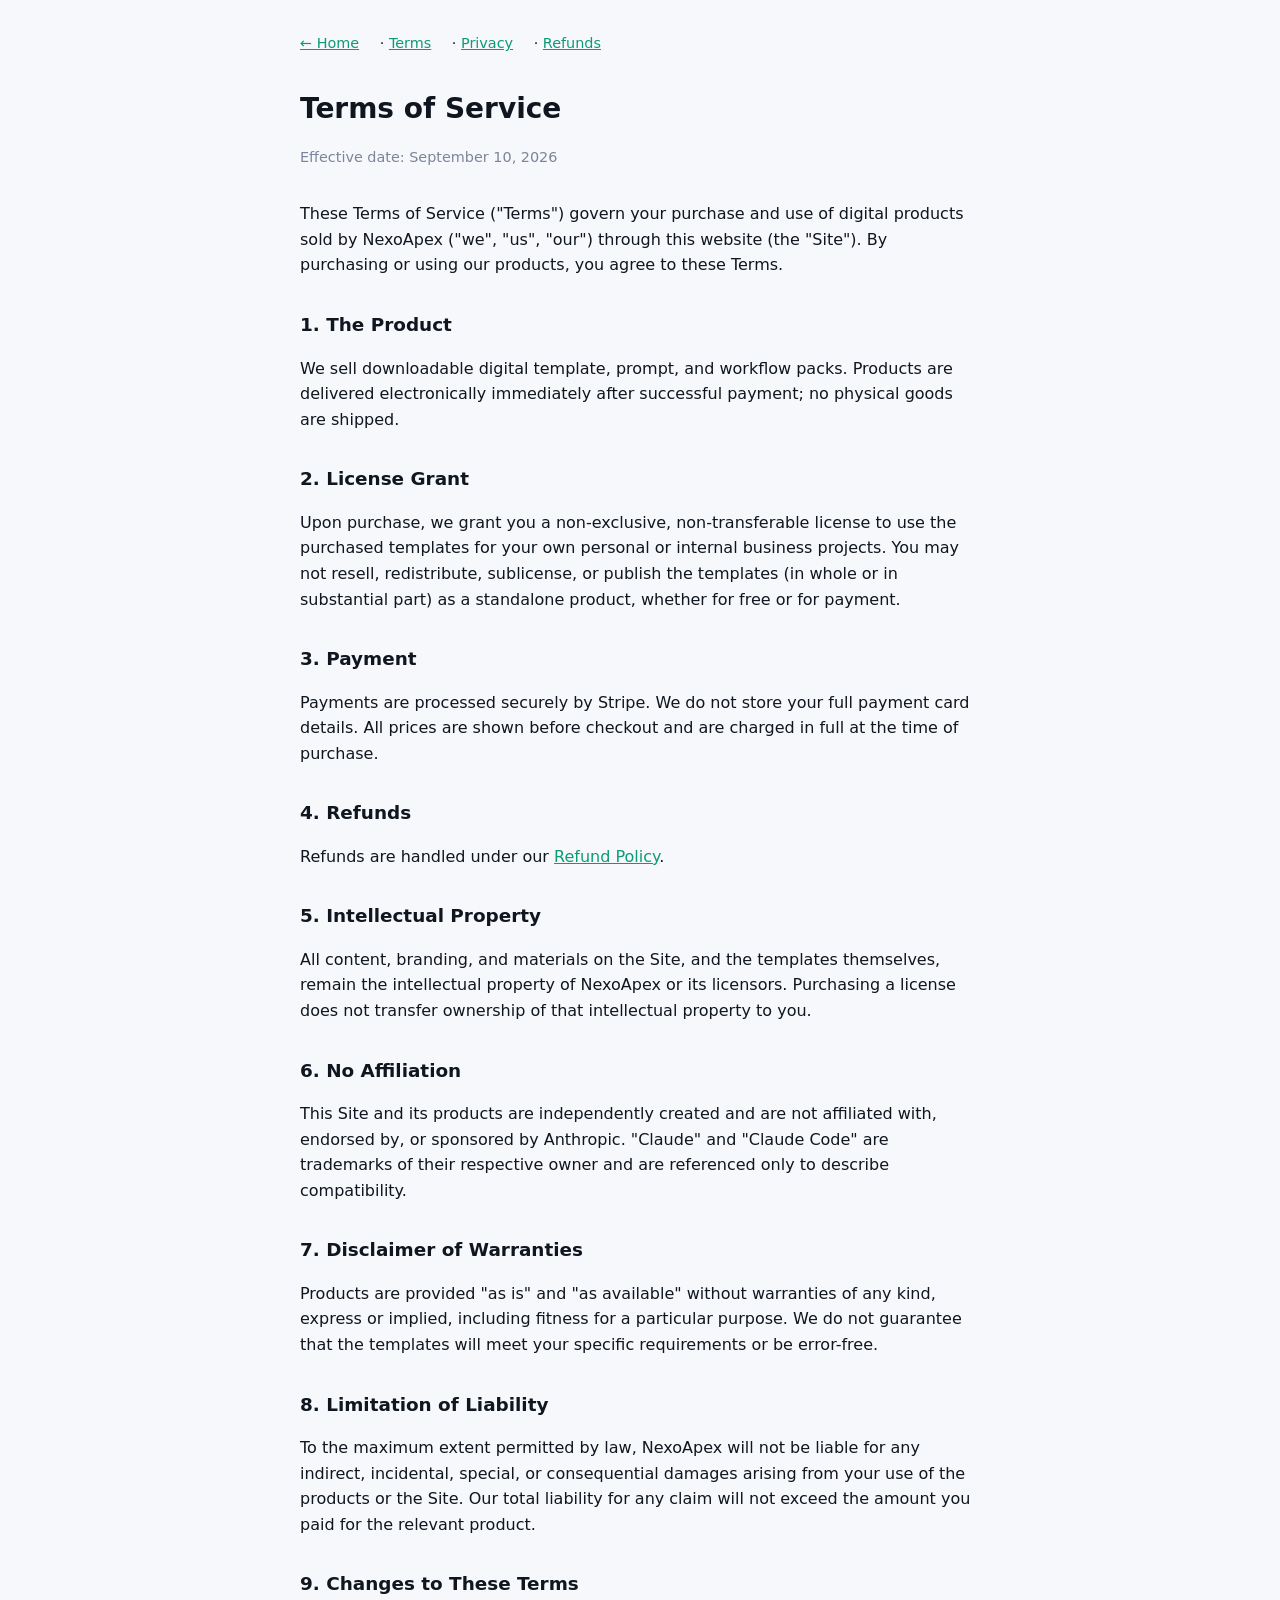
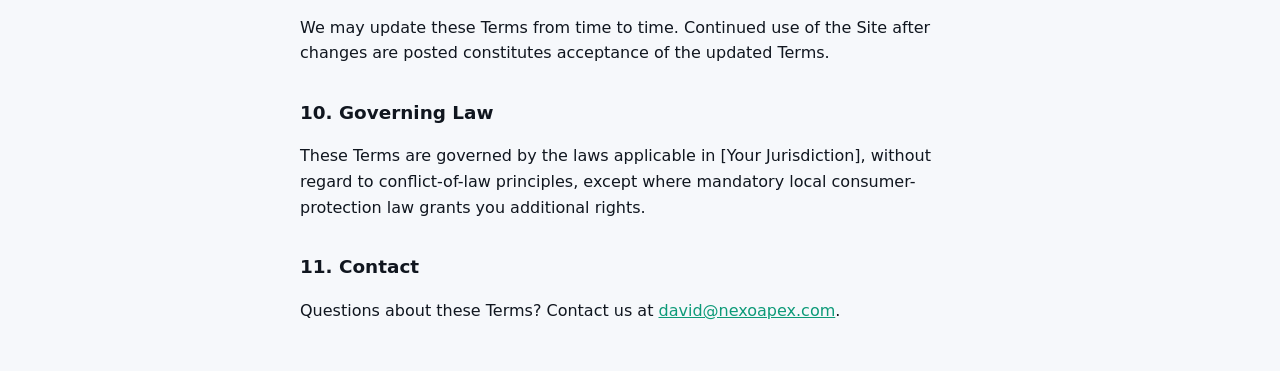
<file: site/legal/terms.html>
<!doctype html>
<html lang="en">
<head>
<meta charset="utf-8">
<meta name="viewport" content="width=device-width, initial-scale=1">
<title>Terms of Service — Skillpack</title>
<link rel="stylesheet" href="../styles.css">
<style>
  body{max-width:720px;margin:0 auto;padding:2rem 1.25rem;font-family:system-ui,-apple-system,Segoe UI,Roboto,sans-serif;line-height:1.6;color:var(--text,#1a1a1a)}
  h1{font-size:1.75rem;margin-bottom:.25rem}
  h2{font-size:1.15rem;margin-top:2rem}
  .meta{color:var(--text-faint,#666);font-size:.9rem;margin-bottom:2rem}
  nav.legal-nav{margin-bottom:2rem;font-size:.9rem}
  nav.legal-nav a{margin-right:1rem}
</style>
</head>
<body class="legal-page">
<nav class="legal-nav"><a href="../index.html">← Home</a> · <a href="terms.html">Terms</a> · <a href="privacy.html">Privacy</a> · <a href="refund.html">Refunds</a></nav>

<h1>Terms of Service</h1>
<p class="meta">Effective date: September 10, 2026</p>

<p>These Terms of Service ("Terms") govern your purchase and use of digital products sold by NexoApex ("we", "us", "our") through this website (the "Site"). By purchasing or using our products, you agree to these Terms.</p>

<h2>1. The Product</h2>
<p>We sell downloadable digital template, prompt, and workflow packs. Products are delivered electronically immediately after successful payment; no physical goods are shipped.</p>

<h2>2. License Grant</h2>
<p>Upon purchase, we grant you a non-exclusive, non-transferable license to use the purchased templates for your own personal or internal business projects. You may not resell, redistribute, sublicense, or publish the templates (in whole or in substantial part) as a standalone product, whether for free or for payment.</p>

<h2>3. Payment</h2>
<p>Payments are processed securely by Stripe. We do not store your full payment card details. All prices are shown before checkout and are charged in full at the time of purchase.</p>

<h2>4. Refunds</h2>
<p>Refunds are handled under our <a href="refund.html">Refund Policy</a>.</p>

<h2>5. Intellectual Property</h2>
<p>All content, branding, and materials on the Site, and the templates themselves, remain the intellectual property of NexoApex or its licensors. Purchasing a license does not transfer ownership of that intellectual property to you.</p>

<h2>6. No Affiliation</h2>
<p>This Site and its products are independently created and are not affiliated with, endorsed by, or sponsored by Anthropic. "Claude" and "Claude Code" are trademarks of their respective owner and are referenced only to describe compatibility.</p>

<h2>7. Disclaimer of Warranties</h2>
<p>Products are provided "as is" and "as available" without warranties of any kind, express or implied, including fitness for a particular purpose. We do not guarantee that the templates will meet your specific requirements or be error-free.</p>

<h2>8. Limitation of Liability</h2>
<p>To the maximum extent permitted by law, NexoApex will not be liable for any indirect, incidental, special, or consequential damages arising from your use of the products or the Site. Our total liability for any claim will not exceed the amount you paid for the relevant product.</p>

<h2>9. Changes to These Terms</h2>
<p>We may update these Terms from time to time. Continued use of the Site after changes are posted constitutes acceptance of the updated Terms.</p>

<h2>10. Governing Law</h2>
<p>These Terms are governed by the laws applicable in [Your Jurisdiction], without regard to conflict-of-law principles, except where mandatory local consumer-protection law grants you additional rights.</p>

<h2>11. Contact</h2>
<p>Questions about these Terms? Contact us at <a href="mailto:david@nexoapex.com">david@nexoapex.com</a>.</p>

</body>
</html>
</file>
<file: site/styles.css>
/* Skillpack — dark-mode-first, system fonts only, no external deps */

:root {
  --bg: #0a0e14;
  --bg-elevated: #10161f;
  --border: #232b38;
  --text: #e8edf5;
  --text-muted: #8b97a8;
  --text-faint: #5c6779;
  --accent: #22d3aa;
  --accent-contrast: #04120e;
  --code-bg: #0d1219;
  --shadow: 0 8px 30px rgba(0, 0, 0, 0.35);
  --radius: 12px;
  --radius-lg: 20px;
  --font: -apple-system, BlinkMacSystemFont, "Segoe UI", Roboto, Helvetica, Arial, sans-serif;
  --font-mono: ui-monospace, SFMono-Regular, Menlo, Consolas, monospace;
}

@media (prefers-color-scheme: light) {
  :root {
    --bg: #f6f8fb;
    --bg-elevated: #ffffff;
    --border: #dde3ec;
    --text: #10161f;
    --text-muted: #4b5567;
    --text-faint: #7b869a;
    --accent: #0d9a78;
    --accent-contrast: #ffffff;
    --code-bg: #0e1420;
    --shadow: 0 8px 30px rgba(16, 22, 31, 0.08);
  }
}

* {
  box-sizing: border-box;
}

body {
  margin: 0;
  background: var(--bg);
  color: var(--text);
  font-family: var(--font);
  line-height: 1.55;
  -webkit-font-smoothing: antialiased;
}

img,
svg {
  max-width: 100%;
  display: block;
}

a {
  color: var(--accent);
}

:focus-visible {
  outline: 2px solid var(--accent);
  outline-offset: 2px;
}

.container {
  width: 100%;
  max-width: 1080px;
  margin: 0 auto;
  padding-inline: 20px;
}

/* Top bar */

.topbar {
  border-bottom: 1px solid var(--border);
  padding-block: 16px;
}

.topbar .container {
  display: flex;
  align-items: center;
  justify-content: space-between;
}

.brand {
  font-weight: 700;
  font-size: 15px;
  letter-spacing: -0.01em;
  color: var(--text);
  text-decoration: none;
}

.topbar nav a {
  font-size: 14px;
  color: var(--text-muted);
  text-decoration: none;
  margin-left: 20px;
}

.topbar nav a:hover {
  color: var(--text);
}

/* Hero */

.hero {
  padding-block: 64px 48px;
  text-align: center;
}

.hero .container {
  max-width: 720px;
}

.hero .eyebrow {
  display: inline-flex;
  align-items: center;
  gap: 6px;
  font-size: 13px;
  font-weight: 600;
  letter-spacing: 0.02em;
  color: var(--accent);
  background: rgba(34, 211, 170, 0.1);
  border: 1px solid rgba(34, 211, 170, 0.25);
  padding: 6px 14px;
  border-radius: 999px;
  margin-bottom: 20px;
}

.hero h1 {
  font-size: clamp(28px, 6vw, 44px);
  line-height: 1.15;
  letter-spacing: -0.02em;
  margin: 0 0 16px;
}

.hero p.lead {
  font-size: clamp(16px, 2.6vw, 19px);
  color: var(--text-muted);
  margin: 0 0 32px;
}

.hero-actions {
  display: flex;
  flex-wrap: wrap;
  gap: 12px;
  justify-content: center;
  margin-bottom: 20px;
}

.trust-note {
  font-size: 13px;
  color: var(--text-faint);
}

/* Buttons */

.btn-primary,
.btn-secondary {
  display: inline-flex;
  align-items: center;
  justify-content: center;
  gap: 8px;
  font-family: inherit;
  font-size: 15px;
  font-weight: 600;
  padding: 13px 24px;
  border-radius: 10px;
  border: 1px solid transparent;
  cursor: pointer;
  text-decoration: none;
  transition: transform 0.15s ease, filter 0.15s ease, background 0.15s ease;
  min-height: 48px;
}

.btn-primary {
  background: var(--accent);
  color: var(--accent-contrast);
}

.btn-primary:hover {
  filter: brightness(1.08);
  transform: translateY(-1px);
}

.btn-primary:active {
  transform: translateY(0);
}

.btn-secondary {
  background: transparent;
  color: var(--text);
  border-color: var(--border);
}

.btn-secondary:hover {
  border-color: var(--text-faint);
  transform: translateY(-1px);
}

/* Features */

.features {
  display: grid;
  grid-template-columns: repeat(3, 1fr);
  gap: 20px;
  padding-block: 16px 8px;
}

.features .feature-card {
  background: var(--bg-elevated);
  border: 1px solid var(--border);
  border-radius: var(--radius);
  padding: 24px;
}

.features .feature-card .count {
  display: inline-block;
  font-size: 13px;
  font-weight: 700;
  color: var(--accent);
  margin-bottom: 10px;
}

.features .feature-card h3 {
  font-size: 16px;
  margin: 0 0 8px;
}

.features .feature-card p {
  font-size: 14px;
  color: var(--text-muted);
  margin: 0;
}

.bonus-note {
  text-align: center;
  font-size: 14px;
  color: var(--text-faint);
  padding-block: 20px 48px;
}

@media (max-width: 720px) {
  .features {
    grid-template-columns: 1fr;
  }
}

/* Sample */

.sample {
  padding-block: 8px 56px;
}

.sample h2 {
  text-align: center;
  font-size: clamp(20px, 3.6vw, 26px);
  margin-bottom: 6px;
}

.sample p.sample-sub {
  text-align: center;
  color: var(--text-muted);
  font-size: 14px;
  margin: 0 0 24px;
}

.sample pre {
  max-width: 720px;
  margin: 0 auto;
  background: var(--code-bg);
  border: 1px solid var(--border);
  border-radius: var(--radius);
  padding: 20px;
  overflow-x: auto;
  font-family: var(--font-mono);
  font-size: 13px;
  line-height: 1.6;
  color: var(--text-muted);
}

.sample code {
  white-space: pre-wrap;
}

/* Pricing */

.pricing {
  padding-block: 16px 56px;
}

.pricing h2 {
  text-align: center;
  font-size: clamp(22px, 4vw, 28px);
  margin-bottom: 28px;
}

.pricing .plan {
  max-width: 420px;
  margin: 0 auto;
  background: var(--bg-elevated);
  border: 1px solid var(--border);
  border-radius: var(--radius-lg);
  padding: 32px 28px;
  text-align: center;
  box-shadow: var(--shadow);
}

.pricing .plan-name {
  font-size: 13px;
  font-weight: 700;
  letter-spacing: 0.04em;
  text-transform: uppercase;
  color: var(--accent);
  margin-bottom: 12px;
}

.pricing .price {
  font-size: 40px;
  font-weight: 700;
  margin: 0 0 4px;
}

.pricing .price small {
  font-size: 14px;
  font-weight: 500;
  color: var(--text-faint);
}

.pricing ul {
  list-style: none;
  padding: 0;
  margin: 24px 0 28px;
  font-size: 14px;
  color: var(--text-muted);
  text-align: left;
}

.pricing li {
  padding: 8px 0;
  border-top: 1px solid var(--border);
}

.pricing li:first-child {
  border-top: none;
}

.pricing .btn-primary {
  width: 100%;
}

/* FAQ */

.faq {
  max-width: 720px;
  margin: 0 auto;
  padding-block: 8px 64px;
}

.faq h2 {
  text-align: center;
  font-size: clamp(22px, 4vw, 28px);
  margin-bottom: 28px;
}

.faq details {
  background: var(--bg-elevated);
  border: 1px solid var(--border);
  border-radius: var(--radius);
  padding: 4px 20px;
  margin-bottom: 10px;
}

.faq summary {
  cursor: pointer;
  padding: 16px 0;
  font-weight: 600;
  font-size: 15px;
  list-style: none;
  display: flex;
  justify-content: space-between;
  align-items: center;
  gap: 12px;
}

.faq summary::-webkit-details-marker {
  display: none;
}

.faq summary::after {
  content: "+";
  font-size: 20px;
  font-weight: 400;
  color: var(--text-faint);
  flex-shrink: 0;
  transition: transform 0.15s ease;
}

.faq details[open] summary::after {
  transform: rotate(45deg);
}

.faq details[open] summary {
  border-bottom: 1px solid var(--border);
}

.faq p {
  color: var(--text-muted);
  font-size: 14px;
  margin: 0;
  padding: 14px 0 18px;
}

/* Footer */

footer {
  border-top: 1px solid var(--border);
  padding-block: 28px;
}

footer .container {
  display: flex;
  flex-wrap: wrap;
  align-items: center;
  justify-content: space-between;
  gap: 12px;
}

footer .footer-brand {
  font-size: 13px;
  color: var(--text-faint);
}

footer .footer-links {
  display: flex;
  flex-wrap: wrap;
  gap: 18px;
  list-style: none;
  margin: 0;
  padding: 0;
}

footer .footer-links a {
  font-size: 13px;
  color: var(--text-muted);
  text-decoration: none;
}

footer .footer-links a:hover {
  color: var(--text);
  text-decoration: underline;
}

/* Thanks page */

.thanks {
  min-height: 60vh;
  display: flex;
  align-items: center;
  justify-content: center;
  text-align: center;
  padding-block: 48px;
}

.thanks .container {
  max-width: 520px;
}

.thanks .check {
  width: 48px;
  height: 48px;
  margin: 0 auto 20px;
  color: var(--accent);
}

.thanks h1 {
  font-size: clamp(24px, 5vw, 32px);
  margin: 0 0 12px;
}

.thanks p {
  color: var(--text-muted);
  margin: 0 0 28px;
}

/* Small screens down to ~400px */

@media (max-width: 480px) {
  .container {
    padding-inline: 16px;
  }

  .hero {
    padding-block: 44px 32px;
  }

  .hero-actions {
    flex-direction: column;
    align-items: stretch;
  }

  .hero-actions .btn-primary,
  .hero-actions .btn-secondary {
    width: 100%;
  }

  .pricing .plan {
    padding: 24px 20px;
  }

  footer .container {
    flex-direction: column;
    align-items: flex-start;
    text-align: left;
  }
}
</file>
